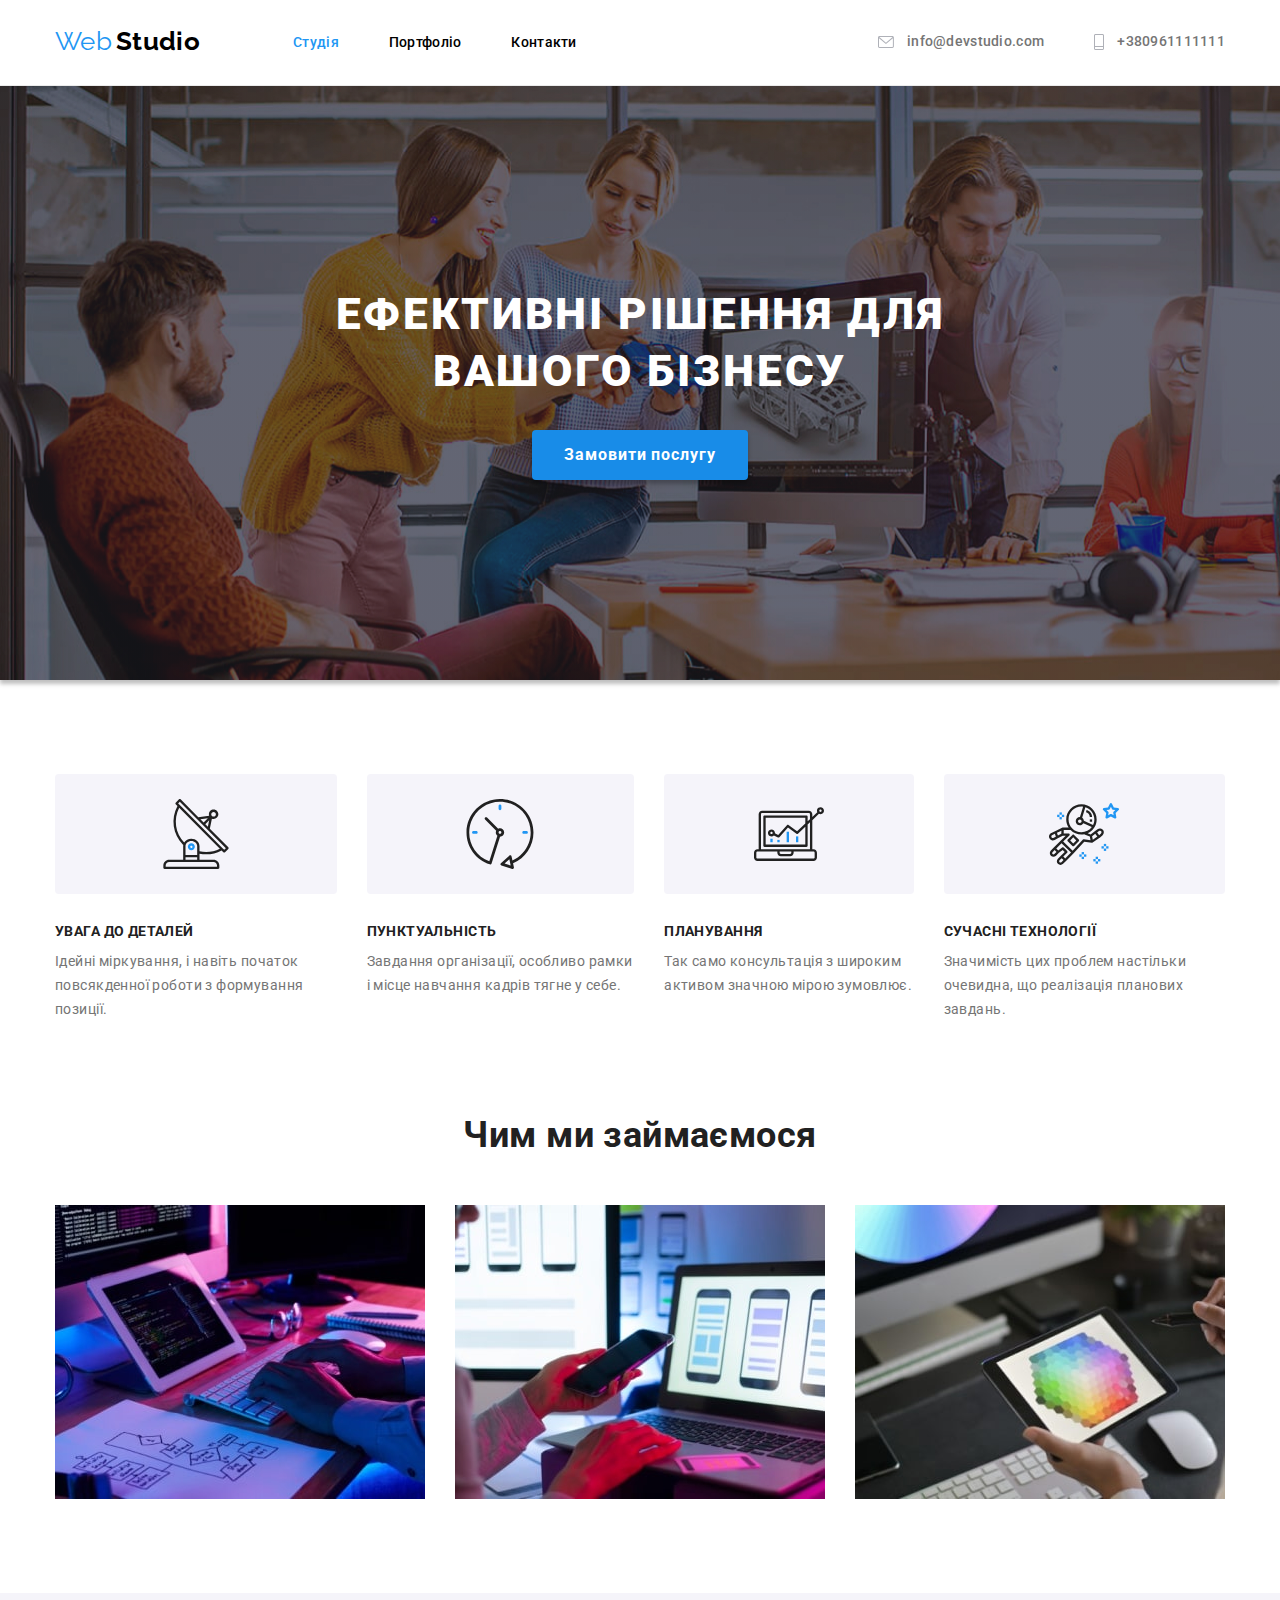
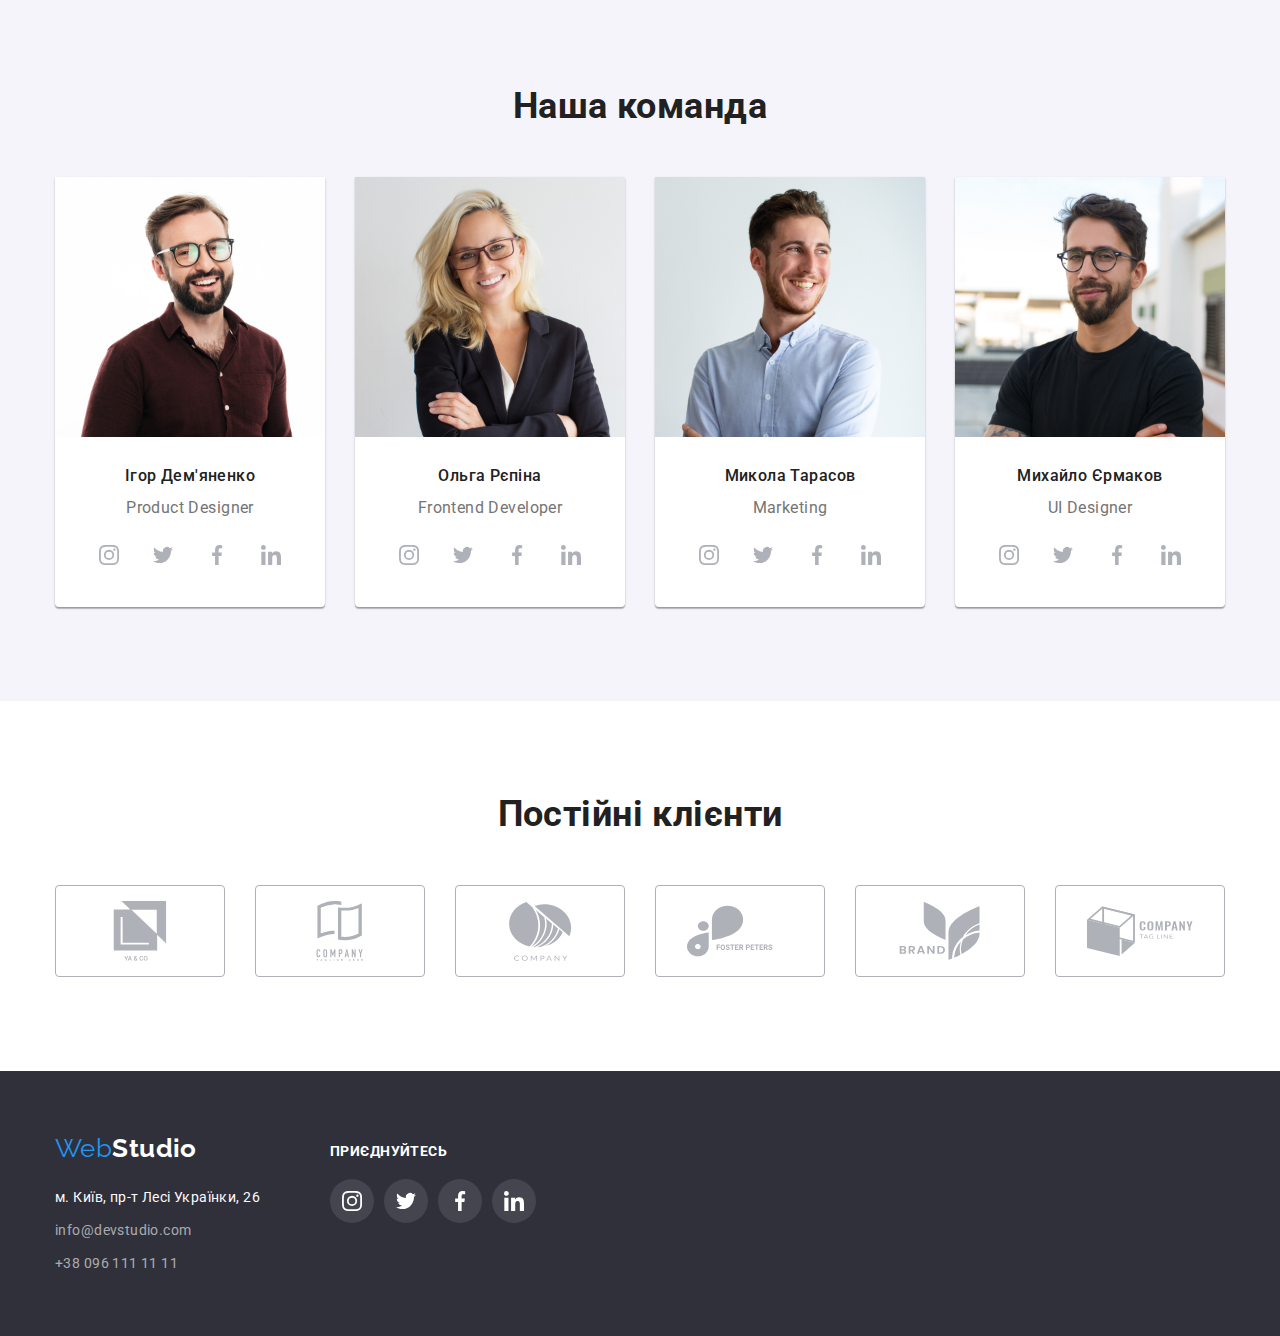
<file: index.html>
<!DOCTYPE html>
<html lang="uk">
  <head>
    <meta charset="UTF-8" />
    <meta http-equiv="X-UA-Compatible" content="IE=edge" />
    <meta name="viewport" content="width=device-width, initial-scale=1.0" />

    <link
      href="https://fonts.googleapis.com/css2?family=Raleway:wght@700&family=Roboto:wght@400;500;700;900&display=swap"
      rel="stylesheet"
    />
    <link
      rel="stylesheet"
      href="https://cdnjs.cloudflare.com/ajax/libs/modern-normalize/1.1.0/modern-normalize.min.css"
    />
    <link rel="stylesheet" href="./css/style.css" />
    <title>Document</title>
  </head>

  <body>
    <header>
      <div class="container d-flex">
        <nav class="d-flex">
          <a class="logo" href="logo">
            <span class="logo-style-first">Web</span>
            <span class="logo-style-second">Studio</span></a
          >
          <ul class="header-menu">
            <li><a class="menu menu-active" href="/studio">Студія</a></li>
            <li><a class="menu" href="portfolio.html"> Портфоліо</a></li>
            <li><a class="menu" href="/contact">Контакти</a></li>
          </ul>
        </nav>
        <ul class="header-info d-flex">
          <li>
            <a class="information" href="malito:info@devstudio"
              ><svg class="icon" width="16" height="12">
                <use href="./images/symbol-defs.svg#icon-envelope"></use>
              </svg>
              info@devstudio.com</a
            >
          </li>
          <li>
            <a class="information" href="tel:+380961111111">
              <svg class="icon" width="10" height="16">
                <use href="./images/symbol-defs.svg#icon-vector"></use>
              </svg>
              +380961111111</a
            >
          </li>
        </ul>
      </div>
    </header>

    <main>
      <section class="studio-title">
        <h1 class="main-title">
          Ефективні рішення для <br />
          вашого бізнесу
        </h1>
        <button class="order" type="button">Замовити послугу</button>
      </section>

      <section class="section">
        <div class="container">
          <h2 class="visually-hidden">Контент</h2>
          <ul class="card-description">
            <li class="description-icon">
              <h3 class="title">УВАГА ДО ДЕТАЛЕЙ</h3>
              <p class="description">
                Ідейні міркування, і навіть початок повсякденної роботи з
                формування позиції.
              </p>
            </li>
            <li class="description-icon">
              <h3 class="title">ПУНКТУАЛЬНІСТЬ</h3>
              <p class="description">
                Завдання організації, особливо рамки і місце навчання кадрів
                тягне у себе.
              </p>
            </li>
            <li class="description-icon">
              <h3 class="title">ПЛАНУВАННЯ</h3>
              <p class="description">
                Так само консультація з широким активом значною мірою зумовлює.
              </p>
            </li>
            <li class="description-icon">
              <h3 class="title">СУЧАСНІ ТЕХНОЛОГІЇ</h3>
              <p class="description">
                Значимість цих проблем настільки очевидна, що реалізація
                планових завдань.
              </p>
            </li>
          </ul>
        </div>
      </section>

      <section class="section section-top">
        <div class="container">
          <h2 class="rubric">Чим ми займаємося</h2>
          <ul class="rubric-img">
            <li>
              <img src="./images/box1.jpg" alt="програма" width="370" />
            </li>
            <li><img src="./images/box2.jpg" alt="адаптив" width="370" /></li>
            <li><img src="./images/box3.jpg" alt="кольори" width="370" /></li>
          </ul>
        </div>
      </section>

      <section class="background-team section">
        <div class="container">
          <h2 class="rubric">Наша команда</h2>
          <ul class="card-team">
            <li class="card">
              <img src="./images/img-1.jpg" alt="Ігор Дем'яненко" width="270" />
              <h3 class="title-name">Ігор Дем'яненко</h3>
              <p class="working-name">Product Designer</p>
              <ul class="social-link">
                <li class="social-icon">
                  <a href="#" class="social-team">
                    <svg class="icon" width="20px" height="20px">
                      <use href="./images/symbol-defs.svg#icon-instagram"></use>
                    </svg>
                  </a>
                </li>
                <li class="social-icon">
                  <a href="#" class="social-team">
                    <svg class="icon" width="20px" height="20px">
                      <use href="./images/symbol-defs.svg#icon-twitter"></use>
                    </svg>
                  </a>
                </li>
                <li class="social-icon">
                  <a href="#" class="social-team">
                    <svg class="icon" width="20" height="20">
                      <use href="./images/symbol-defs.svg#icon-facebook"></use>
                    </svg>
                  </a>
                </li>
                <li class="social-icon">
                  <a href="#" class="social-team">
                    <svg class="icon" width="20px" height="20px">
                      <use href="./images/symbol-defs.svg#icon-linkedin"></use>
                    </svg>
                  </a>
                </li>
              </ul>
            </li>
            <li class="card">
              <img src="./images/img-2.jpg" alt="Ольга Рєпіна" width="270" />
              <h3 class="title-name">Ольга Рєпіна</h3>
              <p class="working-name">Frontend Developer</p>
              <ul class="social-link">
                <li class="social-icon">
                  <a href="" class="social-team">
                    <svg class="icon" width="20px" height="20px">
                      <use href="./images/symbol-defs.svg#icon-instagram"></use>
                    </svg>
                  </a>
                </li>
                <li class="social-icon">
                  <a href="" class="social-team">
                    <svg class="icon" width="20px" height="20px">
                      <use href="./images/symbol-defs.svg#icon-twitter"></use>
                    </svg>
                  </a>
                </li>
                <li class="social-icon">
                  <a href="" class="social-team">
                    <svg class="icon" width="20" height="20">
                      <use href="./images/symbol-defs.svg#icon-facebook"></use>
                    </svg>
                  </a>
                </li>
                <li class="social-icon">
                  <a href="" class="social-team">
                    <svg class="icon" width="20px" height="20px">
                      <use href="./images/symbol-defs.svg#icon-linkedin"></use>
                    </svg>
                  </a>
                </li>
              </ul>
            </li>
            <li class="card">
              <img src="./images/img-3.jpg" alt="Микола Тарасов" width="270" />
              <h3 class="title-name">Микола Тарасов</h3>
              <p class="working-name">Marketing</p>
              <ul class="social-link">
                <li class="social-icon">
                  <a href="" class="social-team">
                    <svg class="icon" width="20px" height="20px">
                      <use href="./images/symbol-defs.svg#icon-instagram"></use>
                    </svg>
                  </a>
                </li>
                <li class="social-icon">
                  <a href="" class="social-team">
                    <svg class="icon" width="20px" height="20px">
                      <use href="./images/symbol-defs.svg#icon-twitter"></use>
                    </svg>
                  </a>
                </li>
                <li class="social-icon">
                  <a href="" class="social-team">
                    <svg class="icon" width="20" height="20">
                      <use href="./images/symbol-defs.svg#icon-facebook"></use>
                    </svg>
                  </a>
                </li>
                <li class="social-icon">
                  <a href="" class="social-team">
                    <svg class="icon" width="20px" height="20px">
                      <use href="./images/symbol-defs.svg#icon-linkedin"></use>
                    </svg>
                  </a>
                </li>
              </ul>
            </li>
            <li class="card">
              <img src="./images/img-4.jpg" alt="Михайло Єрмаков" width="270" />
              <h3 class="title-name">Михайло Єрмаков</h3>
              <p class="working-name">UI Designer</p>
              <ul class="social-link">
                <li class="social-icon">
                  <a href="" class="social-team">
                    <svg class="icon" width="20px" height="20px">
                      <use href="./images/symbol-defs.svg#icon-instagram"></use>
                    </svg>
                  </a>
                </li>
                <li class="social-icon">
                  <a href="" class="social-team">
                    <svg class="icon" width="20px" height="20px">
                      <use href="./images/symbol-defs.svg#icon-twitter"></use>
                    </svg>
                  </a>
                </li>
                <li class="social-icon">
                  <a href="" class="social-team">
                    <svg class="icon" width="20" height="20">
                      <use href="./images/symbol-defs.svg#icon-facebook"></use>
                    </svg>
                  </a>
                </li>
                <li class="social-icon">
                  <a href="" class="social-team">
                    <svg class="icon" width="20px" height="20px">
                      <use href="./images/symbol-defs.svg#icon-linkedin"></use>
                    </svg>
                  </a>
                </li>
              </ul>
            </li>
          </ul>
        </div>
      </section>
      <section class="section">
        <div class="container">
          <h2 class="rubric">Постійні клієнти</h2>
          <ul class="clients">
            <li>
              <a href="#" class="clients-link"
                ><svg class="clients-icon" width="106" height="60">
                  <use href="./images/symbol-defs.svg#icon-union"></use>
                </svg>
              </a>
            </li>
            <li>
              <a href="#" class="clients-link"
                ><svg class="clients-icon" width="106" height="60">
                  <use href="./images/symbol-defs.svg#icon-tagline"></use>
                </svg>
              </a>
            </li>
            <li>
              <a href="#" class="clients-link"
                ><svg class="clients-icon" width="106" height="60">
                  <use href="./images/symbol-defs.svg#icon-group"></use>
                </svg>
              </a>
            </li>
            <li>
              <a href="#" class="clients-link"
                ><svg class="clients-icon" width="106" height="60">
                  <use href="./images/symbol-defs.svg#icon-foster"></use>
                </svg>
              </a>
            </li>
            <li>
              <a href="#" class="clients-link"
                ><svg class="clients-icon" width="106" height="60">
                  <use href="./images/symbol-defs.svg#icon-brand"></use>
                </svg>
              </a>
            </li>
            <li>
              <a href="#" class="clients-link">
                <svg class="clients-icon" width="106" height="60">
                  <use href="./images/symbol-defs.svg#icon-tag"></use>
                </svg>
              </a>
            </li>
          </ul>
        </div>
      </section>
    </main>
    <footer>
      <div class="container">
        <div class="contact">
          <a class="logo-spacing" href="logo">
            <span class="logo-style-first">Web</span
            ><span class="logo-style-second logo-footer">Studio</span></a
          >

          <address>
            <ul>
              <li class="footer-spacing">
                <a
                  class="location"
                  href="https://www.google.com.ua/maps/@50.4851493,30.4721233,14z?hl"
                  target="_blank"
                  rel="noreferrer noopener"
                  >м. Київ, пр-т Лесі Українки, 26</a
                >
              </li>
              <li class="footer-spacing">
                <a class="info-footer" href="malito:info@devstudio.com"
                  >info@devstudio.com</a
                >
              </li>
              <li>
                <a class="info-footer" href="tel:+380961111111"
                  >+38 096 111 11 11</a
                >
              </li>
            </ul>
          </address>
        </div>
        <div class="join-block">
          <h2>ПРИЄДНУЙТЕСЬ</h2>
          <ul class="social-link social-link-footer">
            <li class="social-icon">
              <a href="#" class="social-team">
                <svg class="icon icon-footer" width="20px" height="20px">
                  <use href="./images/symbol-defs.svg#icon-instagram"></use>
                </svg>
              </a>
            </li>
            <li class="social-icon">
              <a href="#" class="social-team">
                <svg class="icon icon-footer" width="20px" height="20px">
                  <use href="./images/symbol-defs.svg#icon-twitter"></use>
                </svg>
              </a>
            </li>
            <li class="social-icon">
              <a href="#" class="social-team">
                <svg class="icon icon-footer" width="20" height="20">
                  <use href="./images/symbol-defs.svg#icon-facebook"></use>
                </svg>
              </a>
            </li>
            <li class="social-icon">
              <a href="#" class="social-team">
                <svg class="icon icon-footer" width="20px" height="20px">
                  <use href="./images/symbol-defs.svg#icon-linkedin"></use>
                </svg>
              </a>
            </li>
          </ul>
        </div>
      </div>
    </footer>
  </body>
</html>
</file>
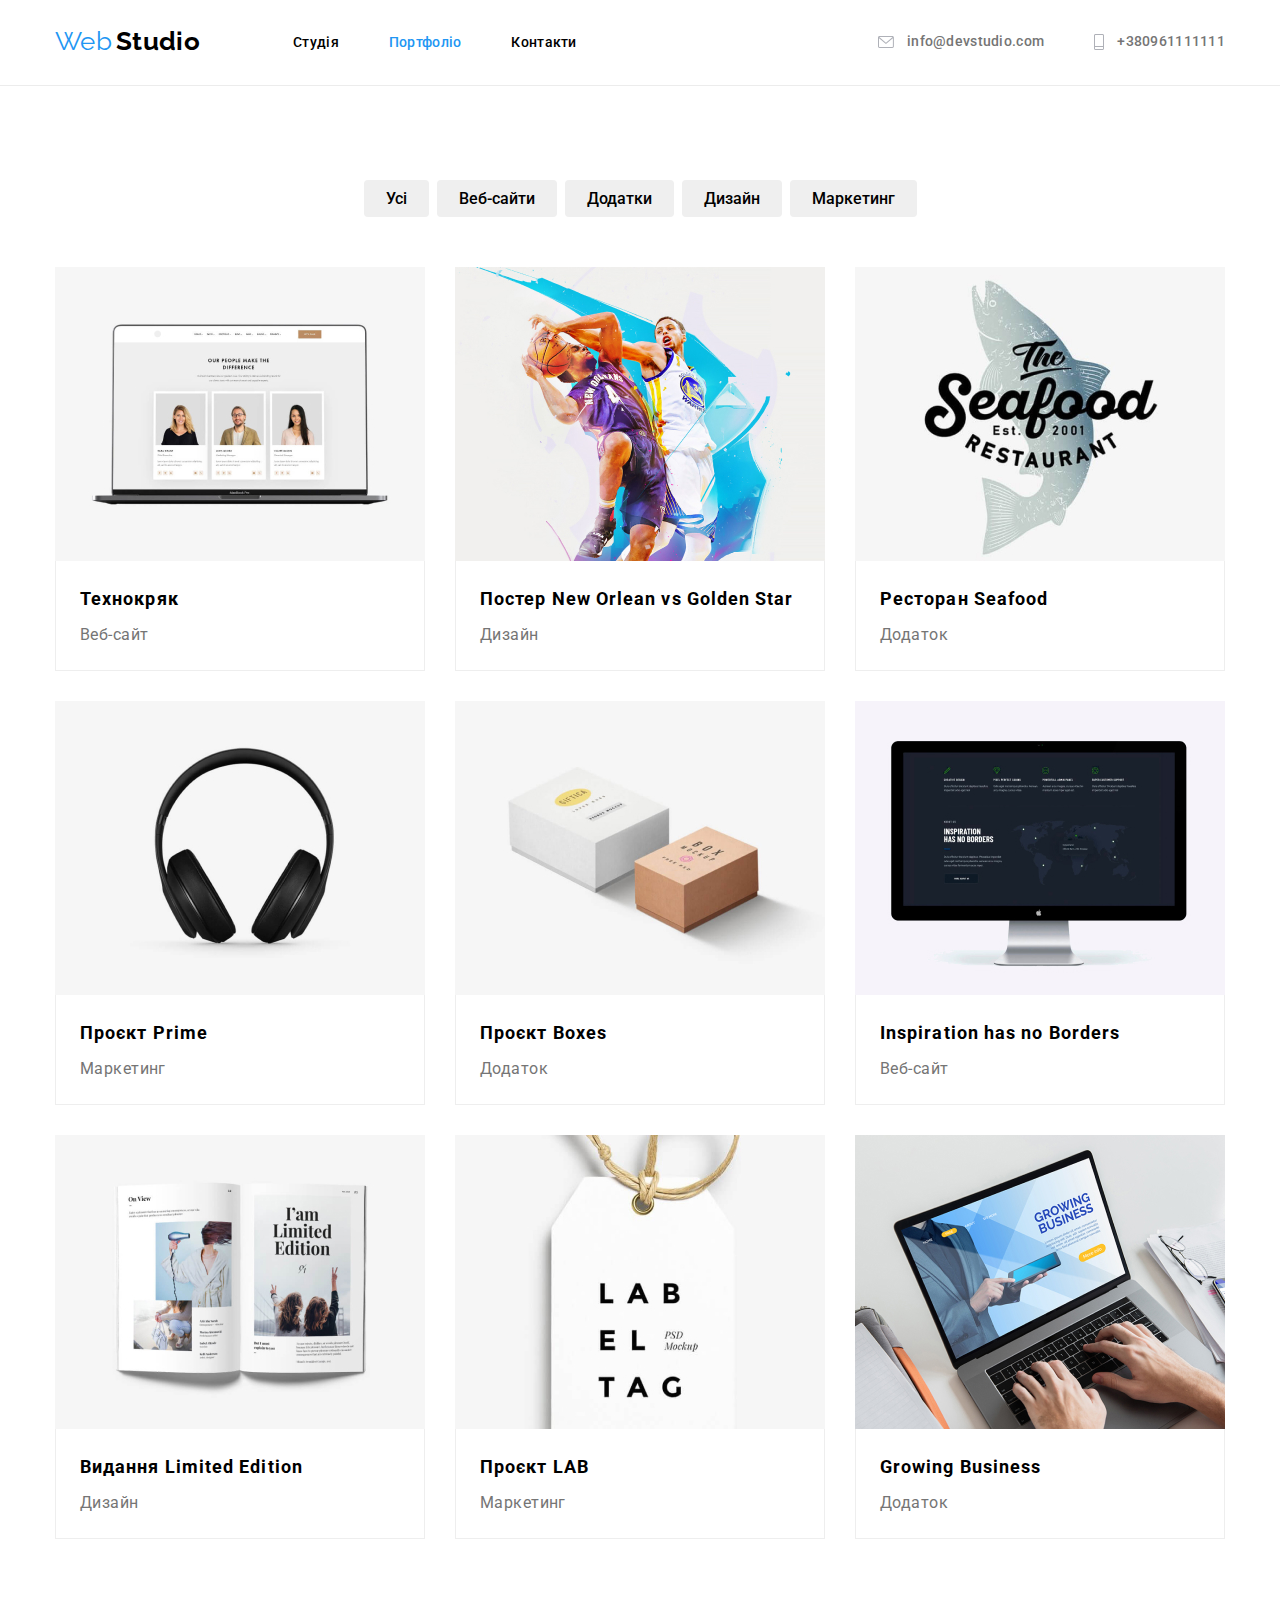
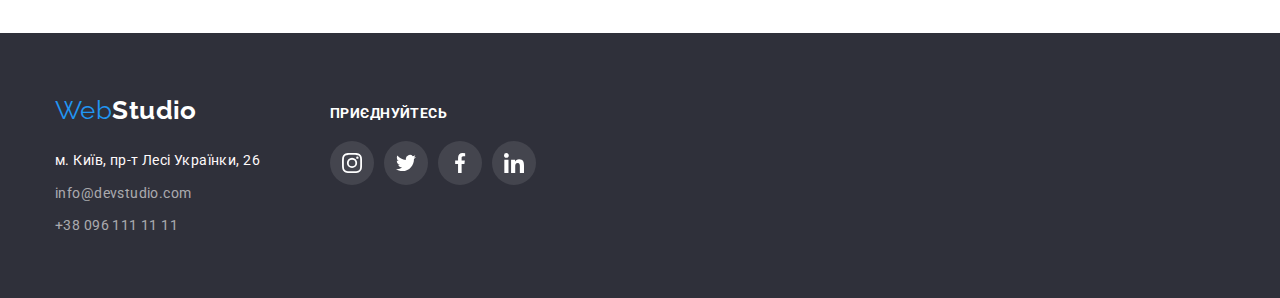
<file: portfolio.html>
<!DOCTYPE html>
<html lang="uk">
  <head>
    <meta charset="UTF-8" />
    <meta http-equiv="X-UA-Compatible" content="IE=edge" />
    <meta name="viewport" content="width=device-width, initial-scale=1.0" />
    <title>Document</title>
    <link
      href="https://fonts.googleapis.com/css2?family=Raleway:wght@700&family=Roboto:wght@400;500;700;900&display=swap"
      rel="stylesheet"
    />
    <link
      rel="stylesheet"
      href="https://cdnjs.cloudflare.com/ajax/libs/modern-normalize/1.1.0/modern-normalize.min.css"
    />
    <link rel="stylesheet" href="./css/style.css" />
  </head>

  <body>
    <header>
      <div class="container d-flex">
        <nav class="d-flex">
          <a class="logo" href="logo">
            <span class="logo-style-first">Web</span>
            <span class="logo-style-second">Studio</span></a
          >
          <ul class="header-menu">
            <li><a class="menu " href="index.html">Студія</a></li>
            <li><a class="menu menu-active" href="portfolio.html"> Портфоліо</a></li>
            <li><a class="menu" href="/contact">Контакти</a></li>
          </ul>
        </nav>
        <ul class="header-info d-flex">
          <li>
            <a class="information" href="malito:info@devstudio"
              ><svg class="icon" width="16" height="12">
                <use href="./images/symbol-defs.svg#icon-envelope"></use>
              </svg>
              info@devstudio.com</a
            >
          </li>
          <li>
            <a class="information" href="tel:+380961111111">
              <svg class="icon" width="10" height="16">
                <use href="./images/symbol-defs.svg#icon-vector"></use>
              </svg>
              +380961111111</a
            >
          </li>
        </ul>
      </div>
    </header>

    <main>
      <section class="section">
        <div class="container">
          <h1 class="visually-hidden">Портфоліо</h1>
          <ul class="btns">
            <li><button class="portfolio-button" type="button">Усі</button></li>
            <li>
              <button class="portfolio-button" type="button">Веб-сайти</button>
            </li>
            <li>
              <button class="portfolio-button" type="button">Додатки</button>
            </li>
            <li>
              <button class="portfolio-button" type="button">Дизайн</button>
            </li>
            <li>
              <button class="portfolio-button" type="button">Маркетинг</button>
            </li>
          </ul>

          <ul class="card-set">
            <li class="cards">
              <img src="./images/portfolio-1.jpg" alt="Технокряк" width="370" />
              <div class="card-body">
                <h2 class="name-section">Технокряк</h2>
                <p class="description-section">Веб-сайт</p>
              </div>
            </li>
            <li class="cards">
              <img src="./images/portfolio-2.jpg" alt="Постер" width="370" />
              <div class="card-body">
                <h2 class="name-section">Постер New Orlean vs Golden Star</h2>
                <p class="description-section">Дизайн</p>
              </div>
            </li>
            <li class="cards">
              <img src="./images/portfolio-3.jpg" alt="Ресторан" width="370" />
              <div class="card-body">
                <h2 class="name-section">Ресторан Seafood</h2>
                <p class="description-section">Додаток</p>
              </div>
            </li>
            <li class="cards">
              <img src="./images/portfolio-4.jpg" alt="Прайм" width="370" />
              <div class="card-body">
                <h2 class="name-section">Проєкт Prime</h2>
                <p class="description-section">Маркетинг</p>
              </div>
            </li>
            <li class="cards">
              <img src="./images/portfolio-5.jpg" alt="Бокс" width="370" />
              <div class="card-body">
                <h2 class="name-section">Проєкт Boxes</h2>
                <p class="description-section">Додаток</p>
              </div>
            </li>
            <li class="cards">
              <img src="./images/portfolio-6.jpg" alt="Натхнення" width="370" />
              <div class="card-body">
                <h2 class="name-section">Inspiration has no Borders</h2>
                <p class="description-section">Веб-сайт</p>
              </div>
            </li>
            <li class="cards">
              <img src="./images/img7.jpg" alt="Видання" width="370" />
              <div class="card-body">
                <h2 class="name-section">Видання Limited Edition</h2>
                <p class="description-section">Дизайн</p>
              </div>
            </li>
            <li class="cards">
              <img
                src="./images/portfolio-8.jpg"
                alt="Проєкт LAB"
                width="370"
              />
              <div class="card-body">
                <h2 class="name-section">Проєкт LAB</h2>
                <p class="description-section">Маркетинг</p>
              </div>
            </li>
            <li class="cards">
              <img src="./images/portfolio-9.jpg" alt="Зростання" width="370" />
              <div class="card-body">
                <h2 class="name-section">Growing Business</h2>
                <p class="description-section">Додаток</p>
              </div>
            </li>
          </ul>
        </div>
      </section>
    </main>
    <footer>
      <div class="container">
        <div class="contact">
          <a class="logo-spacing" href="logo">
            <span class="logo-style-first">Web</span
            ><span class="logo-style-second logo-footer">Studio</span></a
          >

          <address>
            <ul>
              <li class="footer-spacing">
                <a
                  class="location"
                  href="https://www.google.com.ua/maps/@50.4851493,30.4721233,14z?hl"
                  target="_blank"
                  rel="noreferrer noopener"
                  >м. Київ, пр-т Лесі Українки, 26</a
                >
              </li>
              <li class="footer-spacing">
                <a class="info-footer" href="malito:info@devstudio.com"
                  >info@devstudio.com</a
                >
              </li>
              <li>
                <a class="info-footer" href="tel:+380961111111"
                  >+38 096 111 11 11</a
                >
              </li>
            </ul>
          </address>
        </div>
        <div class="join-block">
          <h2>ПРИЄДНУЙТЕСЬ</h2>
          <ul class="social-link social-link-footer">
            <li class="social-icon">
              <a href="" class="social-team">
                <svg class="icon icon-footer" width="20px" height="20px">
                  <use href="./images/symbol-defs.svg#icon-instagram"></use>
                </svg>
              </a>
            </li>
            <li class="social-icon">
              <a href="" class="social-team">
                <svg class="icon icon-footer" width="20px" height="20px">
                  <use href="./images/symbol-defs.svg#icon-twitter"></use>
                </svg>
              </a>
            </li>
            <li class="social-icon">
              <a href="" class="social-team">
                <svg class="icon icon-footer" width="20" height="20">
                  <use href="./images/symbol-defs.svg#icon-facebook"></use>
                </svg>
              </a>
            </li>
            <li class="social-icon">
              <a href="" class="social-team">
                <svg class="icon icon-footer" width="20px" height="20px">
                  <use href="./images/symbol-defs.svg#icon-linkedin"></use>
                </svg>
              </a>
            </li>
          </ul>
        </div>
      </div>
    </footer>
  </body>
</html>
</file>
<file: css/style.css>
h1,
h2,
h3,
h4,
h5,
h6,
p,
ul {
  margin: 0;
  padding: 0;
  border: 0;
  font-size: 100%;
  vertical-align: baseline;
  list-style: none;
}
img {
  max-width: 100%;
  display: block;
  height: auto;
}
:root {
  --main-color: #000000;
  --color-hover: #2196f3;
  --color-info: #757575;
  --title-color: #212121;
  --color-button: #188ce8;
  --text-color: #ffffff;
  --address-color: #ffffff99;
  --color-footer: #2f303a;
  --location-color: #fffafa;
  --border-color: #ececec;
  --team-color: #f5f4fa;
  --portfolio-border: #eeeeee;
}
.section {
  padding-top: 94px;
  padding-bottom: 94px;
}
.section-top {
  padding-top: 0;
}
body {
  margin: 0;
  font-family: "Roboto", sans-serif;
  font-size: 14px;
  letter-spacing: 0.03em;
  color: var(--main-color);
}
.container {
  width: 1200px;
  margin: 0 auto;
  padding-left: 15px;
  padding-right: 15px;
}
.visually-hidden {
  position: absolute;
  width: 1px;
  height: 1px;
  margin: -1px;
  border: 0;
  padding: 0;

  white-space: nowrap;
  clip-path: inset(100%);
  clip: rect(0 0 0 0);
  overflow: hidden;
}
header {
  border-bottom: 1px solid var(--border-color);
  padding-top: 24px;
  padding-bottom: 25px;
}
.d-flex {
  display: flex;
  align-items: center;
}
.header-menu {
  display: flex;
  gap: 50px;
  align-items: center;
}

.header-info {
  margin-left: auto;
  gap: 50px;
}
.studio-title {
  background-color: var(--color-footer);
  width: 100%;
  box-shadow: 0px 4px 4px rgba(0, 0, 0, 0.25);
  margin: 0 auto;
}
a {
  text-decoration: none;
}
.logo {
  margin-right: 93px;
}

.logo-style-first {
  font-family: "Raleway", sans-serif;
  font-size: 26px;
  color: var(--color-hover);
  line-height: 1.38;
}

.logo-style-second {
  font-family: "Raleway", sans-serif;
  font-size: 26px;
  font-weight: 700;
  color: var(--main-color);
  line-height: 1.38;
}

.menu {
  font-weight: 500;
  line-height: 1.17;
  letter-spacing: 0.02em;
  color: var(--main-color);
  display: flex;
  align-items: center;
}
.menu-active {
  color: var(--color-hover);
}

.menu:hover,
.menu:focus {
  color: var(--color-hover);
}
.studio-title {
  background-image: linear-gradient(
      rgba(47, 48, 58, 0.4),
      rgba(47, 48, 58, 0.4)
    ),
    url(../images/main.jpg);
  max-width: 1600px;
  padding-top: 200px;
  padding-bottom: 200px;
  display: flex;
  justify-content: center;
  align-items: center;
  flex-direction: column;
}

.main-title {
  font-weight: 900;
  font-size: 44px;
  line-height: 1.3;
  text-align: center;
  letter-spacing: 0.06em;
  text-transform: uppercase;
  color: var(--text-color);
}
.order {
  width: 216px;
  height: 50px;
  font-size: 16px;
  font-weight: 700;
  line-height: 1.8;
  letter-spacing: 0.06em;
  color: var(--text-color);
  background-color: var(--color-button);
  cursor: pointer;
  margin-top: 30px;
  border: transparent;
  border-radius: 4px;
  box-shadow: 0px 4px 4px rgba(0, 0, 0, 0.25);
}

.information {
  font-weight: 500;
  line-height: 1.7;
  letter-spacing: 0.02em;
  color: var(--color-info);
}

.information:hover,
.information:focus {
  color: var(--color-hover);
}

.information > svg {
  vertical-align: middle;
  margin-right: 10px;
}

.information:hover > svg,
.information:focus > svg {
  fill: var(--color-hover);
}
/* .information::before {
  content: "";
  display: block;
  background: url(../images/vector.svg) no-repeat center;
  float: left;
  fill: red;
  width: 20px;
  height: 20px;
} */
/* .information:hover:before {
  background: url(../images/vector_blue.svg) no-repeat center;
} */

.title {
  line-height: 1.14;
  text-transform: uppercase;
  color: var(--title-color);
}

.description {
  line-height: 1.7;
  letter-spacing: 0.03em;
  color: var(--color-info);
  margin-top: 10px;
}
.card-description {
  display: flex;
  gap: 30px;
}
.description-icon::before {
  content: "";
  display: block;
  width: 100%;
  height: 120px;
  background-size: 70px;
  margin-bottom: 30px;
  border-radius: 4px;
}

.description-icon:nth-of-type(1)::before {
  background: url(../images/antenna\ 1.svg) center no-repeat;
  background-color: #f5f4fa;
}
.description-icon:nth-of-type(2)::before {
  background: url(../images/clock\ 1.svg) center no-repeat;
  background-color: #f5f4fa;
}
.description-icon:nth-of-type(3)::before {
  background: url(../images/diagram\ 1.svg) center no-repeat;
  background-color: #f5f4fa;
}
.description-icon:nth-of-type(4)::before {
  background: url(../images/astronaut\ 1.svg) center no-repeat;
  background-color: #f5f4fa;
}

.rubric {
  font-size: 36px;
  line-height: 1.1;
  text-align: center;
  color: var(--title-color);
  margin-bottom: 50px;
}
.card-team {
  display: flex;
  justify-content: space-between;
  text-align: center;
}
.card {
  border-radius: 0px 0px 4px 4px;
  padding-bottom: 30px;
  background-color: var(--text-color);
  box-shadow: 0px 1px 3px rgba(0, 0, 0, 0.12), 0px 1px 1px rgba(0, 0, 0, 0.14),
    0px 2px 1px rgba(0, 0, 0, 0.2);
}

.background-team {
  background-color: var(--team-color);
}
.rubric-img {
  display: flex;
  gap: 30px;
  margin-top: 50px;
}

.title-name {
  font-weight: 500;
  font-size: 16px;
  line-height: 1.1;
  color: var(--title-color);
  margin-top: 30px;
}

.working-name {
  font-size: 16px;
  line-height: 1.1;
  color: var(--color-info);
  margin-top: 15px;
  margin-bottom: 16px;
}

.social-link {
  display: flex;
  justify-content: center;
  gap: 10px;
}

.social-icon {
  width: 44px;
  height: 44px;
  border-radius: 50%;
}

.social-team {
  display: flex;
  justify-content: center;
  align-items: center;
  width: 44px;
  height: 44px;
  border-radius: 50%;
  gap: 22px;
}

.social-team:hover,
.social-team:focus {
  background-color: #2196f3;
  outline: none;
  fill: white;
}
.social-team:hover .icon,
.social-team:focus .icon {
  fill: white;
}

.icon {
  fill: #afb1b8;
}

.clients {
  display: flex;
  gap: 30px;
}

.clients > li {
  width: 170px;
  height: 92px;

}


.clients-link {
  width: 100%;
  height: 100%;
  border: 1px solid #afb1b8;
  border-radius: 4px;
  display: flex;
  align-items: center;
  justify-content: center;
  cursor: pointer;
}

.clients-link:focus,
.clients-link:hover {
  outline: none;
  border: 1px solid #2196f3;
}
.clients-link:focus > svg,
.clients-link:hover > svg {
  fill: #2196f3;
}

.clients-icon {
  fill: #afb1b8;
}

footer {
  background: #2f303a;
  padding-top: 60px;
  padding-bottom: 60px;
}
.logo-footer {
  color: var(--text-color);
}
.logo-spacing {
  display: block;
  margin-bottom: 20px;
}
.footer-spacing {
  margin-bottom: 9px;
}

.location {
  color: var(--location-color);
  line-height: 1.7;
}
.location:hover,
.location:focus {
  color: var(--color-hover);
}

.info-footer {
  color: var(--address-color);
  line-height: 1.7;
}

footer > .container {
  display: flex;
}

.join-block {
  margin-left: 70px;
  margin-top: 12px;
}

.social-link-footer {
  gap: 10px;
}

.social-link-footer > li {
  background-color: rgba(255, 255, 255, 0.1);
}

.join-block > h2 {
  margin-bottom: 20px;
  color: #fff;
}

.icon-footer {
  fill: #fff;
}

.info-footer:hover,
.info-footer:focus {
  color: var(--color-hover);
}
.btns {
  display: flex;
  justify-content: center;
  margin-bottom: 50px;
  gap: 8px;
}

.portfolio-button {
  font-family: inherit;
  font-weight: 500;
  font-size: 16px;
  line-height: 1.6;
  text-align: center;
  color: var(--main-color);
  cursor: pointer;
  border-radius: 4px;
  border: transparent;
  padding: 6px 22px;
}

.wide-button {
  width: 130px;
}
.portfolio-button:hover,
.portfolio-button:focus {
  color: var(--text-color);
  background-color: var(--color-hover);
  box-shadow: 0px 1px 3px rgba(0, 0, 0, 0.12), 0px 1px 1px rgba(0, 0, 0, 0.14),
    0px 2px 1px rgba(0, 0, 0, 0.2);
}
.name-section {
  font-size: 18px;
  line-height: 2;
  letter-spacing: 0.06em;
  color: var(--main-color);
}
.description-section {
  font-size: 16px;
  line-height: 1.8;
  color: var(--color-info);
  margin-top: 4px;
}
address {
  font-style: normal;
  color: var(--title-color);
}
.card-set {
  display: flex;
  flex-wrap: wrap;
  gap: 30px;
}

.card-body {
  padding: 20px 24px;
  border-bottom: 1px solid var(--portfolio-border);
  border-left: 1px solid var(--portfolio-border);
  border-right: 1px solid var(--portfolio-border);
}
.cards:hover {
  box-shadow: 0px 1px 1px rgba(0, 0, 0, 0.12), 0px 4px 4px rgba(0, 0, 0, 0.06),
    1px 4px 6px rgba(0, 0, 0, 0.16);
}
</file>
